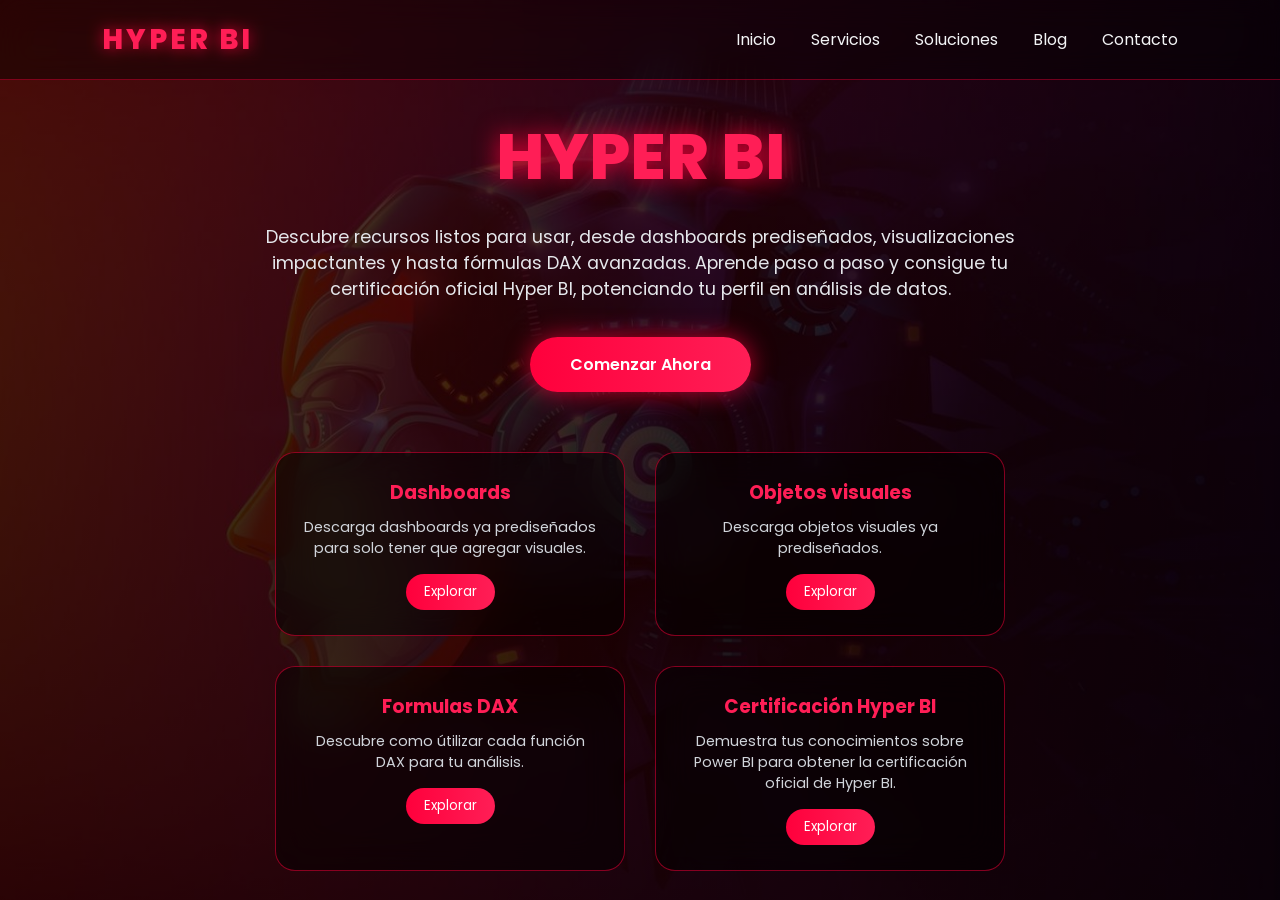
<file: index.html>
<!DOCTYPE html>
<html lang="es">
<head>
<meta charset="UTF-8">
<meta name="viewport" content="width=device-width, initial-scale=1.0">
<title>Hyper BI</title>
<link rel="icon" type="image/png" href="icon-robot.png">

<link href="https://fonts.googleapis.com/css2?family=Poppins:wght@300;400;600;700;800&display=swap" rel="stylesheet">

<style>
*{
    margin:0;
    padding:0;
    box-sizing:border-box;
    font-family:'Poppins',sans-serif;
}

body{
    min-height:100vh;
    background:
    linear-gradient(rgba(20,0,0,0.75), rgba(10,0,0,0.85)),
    url("fondo-hyperbi.jpg");
    background-size:cover;
    background-position:center;
    background-attachment:fixed;
    color:white;
    display:flex;
    flex-direction:column;
}

/* ===== NAVBAR ===== */
nav{
    height:80px;
    display:flex;
    justify-content:space-between;
    align-items:center;
    padding:0 8%;
    background:rgba(0,0,0,0.4);
    backdrop-filter:blur(15px);
    border-bottom:1px solid rgba(255,0,60,0.4);
}

nav .logo{
    font-size:28px;
    font-weight:800;
    letter-spacing:3px;
    color:#ff1e56;
    text-shadow:0 0 15px rgba(255,0,60,0.8);
}

nav ul{
    list-style:none;
    display:flex;
    gap:35px;
}

nav ul li a{
    text-decoration:none;
    color:#f3f4f6;
    transition:0.3s;
    position:relative;
}

nav ul li a::after{
    content:"";
    position:absolute;
    left:0;
    bottom:-6px;
    width:0%;
    height:2px;
    background:#ff1e56;
    transition:0.3s;
}

nav ul li a:hover{
    color:#ff1e56;
}

nav ul li a:hover::after{
    width:100%;
}

/* ===== MAIN ===== */
.main{
    flex:1;
    display:flex;
    flex-direction:column;
    justify-content:center;
    align-items:center;
    text-align:center;
    padding:0 10%;
}

/* HERO */
.hero{
    max-width:850px;
    animation:fadeIn 1.5s ease;
}

.hero h1{
    font-size:4rem;
    font-weight:800;
    margin-bottom:20px;
    color:#ff1e56;
    text-shadow:0 0 25px rgba(255,0,60,0.9);
}

.hero p{
    font-size:1.1rem;
    color:#e5e7eb;
    margin-bottom:35px;
}

.hero button{
    padding:15px 40px;
    border:none;
    border-radius:50px;
    background:linear-gradient(90deg,#ff003c,#ff1e56);
    color:white;
    font-weight:600;
    font-size:1rem;
    cursor:pointer;
    box-shadow:0 0 25px rgba(255,0,60,0.7);
    transition:0.3s;
}

.hero button:hover{
    transform:scale(1.1);
    box-shadow:0 0 40px rgba(255,0,60,1);
}

/* CARDS */
.cards{
    margin-top:60px;
    display:flex;
    gap:30px;
    flex-wrap:wrap;
    justify-content:center;
}

.card{
    width:350px;
    padding:25px;
    border-radius:20px;
    background:rgba(0,0,0,0.5);
    backdrop-filter:blur(20px);
    border:1px solid rgba(255,0,60,0.5);
    transition:0.4s;
}

.card:hover{
    transform:translateY(-10px);
    box-shadow:0 0 30px rgba(255,0,60,0.9);
}

.card h3{
    color:#ff1e56;
    margin-bottom:10px;
}

.card p{
    font-size:0.9rem;
    color:#d1d5db;
    margin-bottom:15px;
}

.card button{
    padding:8px 18px;
    border:none;
    border-radius:20px;
    background:linear-gradient(90deg,#ff003c,#ff1e56);
    color:white;
    cursor:pointer;
    transition:0.3s;
}

.card button:hover{
    transform:scale(1.1);
}

/* Animación */
@keyframes fadeIn{
    from{opacity:0; transform:translateY(30px);}
    to{opacity:1; transform:translateY(0);}
}

/* Responsive */
@media(max-width:900px){

    nav ul{
        display:none;
    }

    .hero h1{
        font-size:2.8rem;
    }

    .cards{
        flex-direction:column;
        align-items:center;
    }
}
</style>
</head>

<body>

<nav>
    <div class="logo">HYPER BI</div>
    <ul>
        <li><a href="#">Inicio</a></li>
        <li><a href="#">Servicios</a></li>
        <li><a href="#">Soluciones</a></li>
        <li><a href="#">Blog</a></li>
        <li><a href="#">Contacto</a></li>
    </ul>
</nav>

<div class="main">

<section class="hero">
    <h1>HYPER BI</h1>
    <p>
    Descubre recursos listos para usar, desde dashboards prediseñados, visualizaciones impactantes y hasta fórmulas DAX avanzadas.
    Aprende paso a paso y consigue tu certificación oficial Hyper BI, potenciando tu perfil en análisis de datos.
    </p>
    <button>Comenzar Ahora</button>
</section>

<section class="cards">

    <div class="card">
        <h3>Dashboards</h3>
        <p>Descarga dashboards ya prediseñados para solo tener que agregar visuales.</p>
        <button>Explorar</button>
    </div>

    <div class="card">
        <h3>Objetos visuales</h3>
        <p>Descarga objetos visuales ya prediseñados.</p>
        <button>Explorar</button>
    </div>

    <div class="card">
        <h3>Formulas DAX</h3>
        <p>Descubre como útilizar cada función DAX para tu análisis.</p>
        <button>Explorar</button>
    </div>

    <div class="card">
        <h3>Certificación Hyper BI</h3>
        <p>Demuestra tus conocimientos sobre Power BI para obtener la certificación oficial de Hyper BI.</p>
        <button>Explorar</button>
    </div>

</section>

</div>

</body>
</html>
</file>
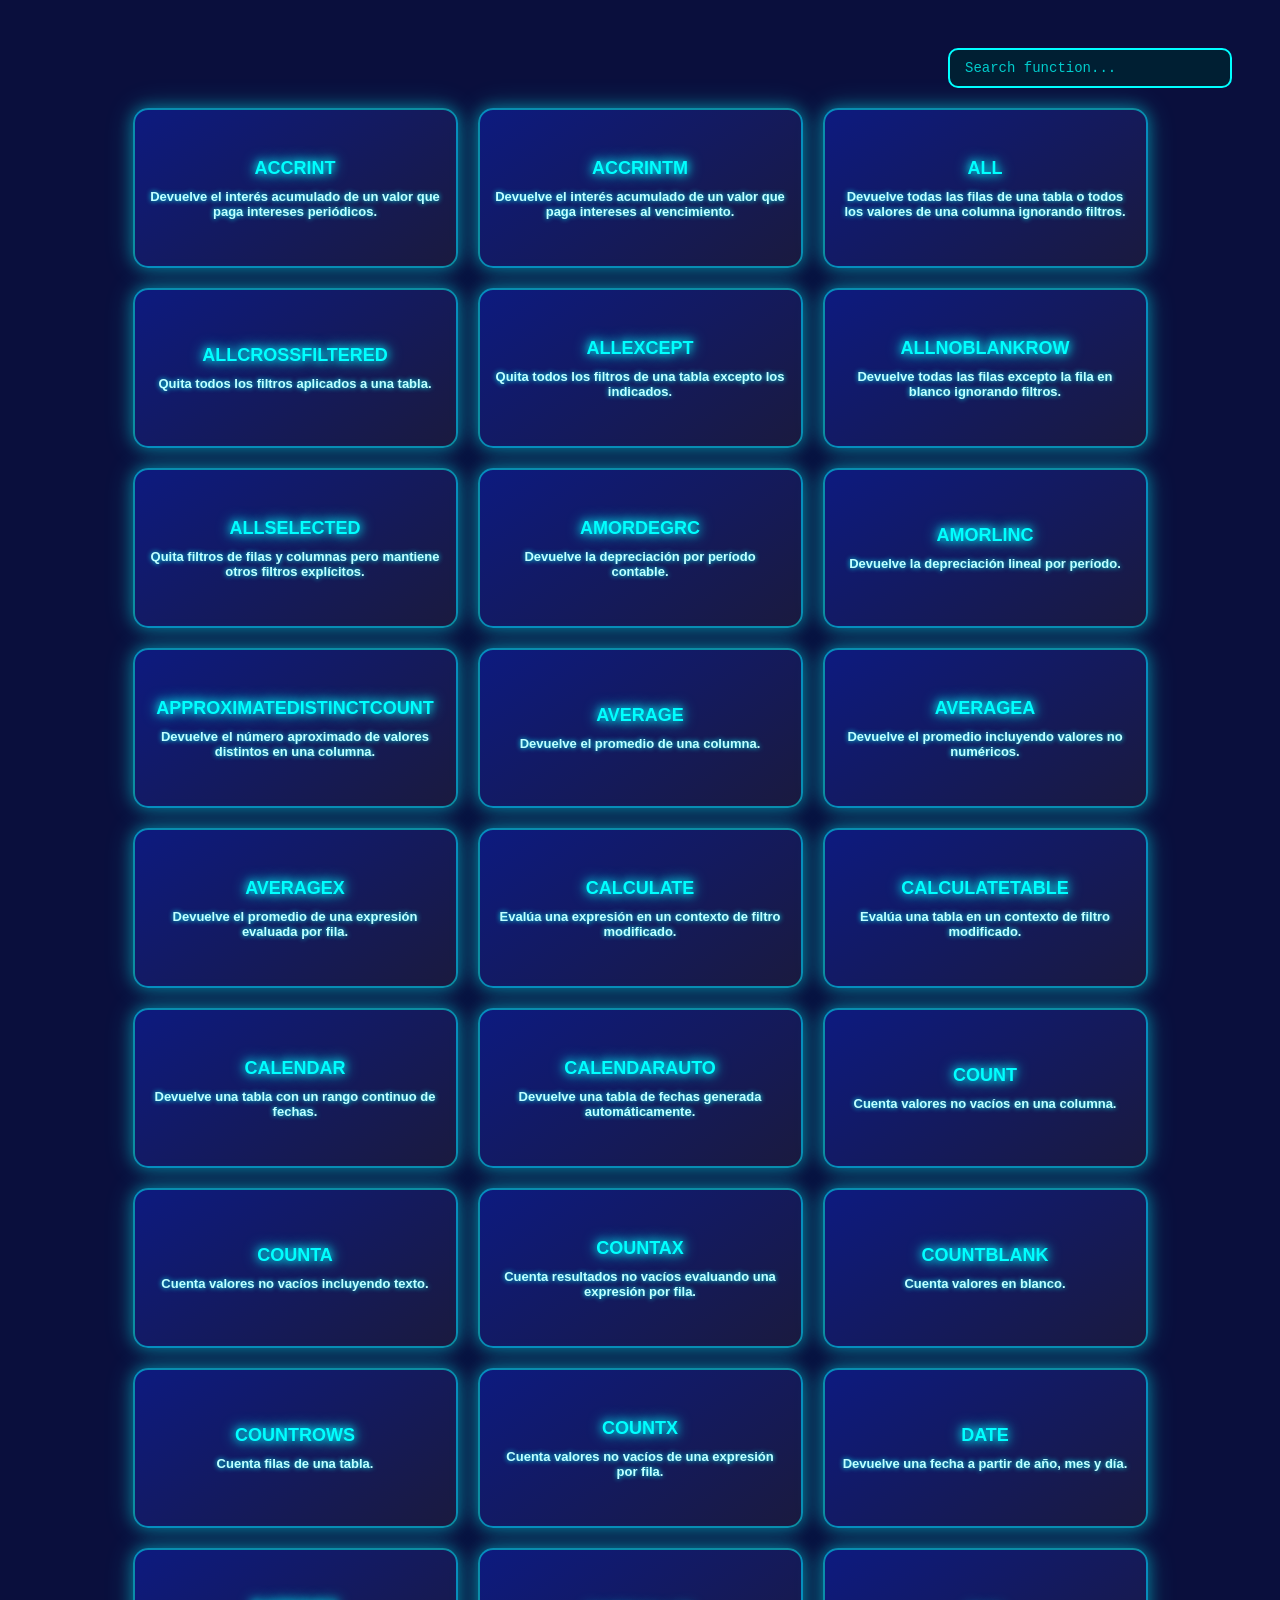
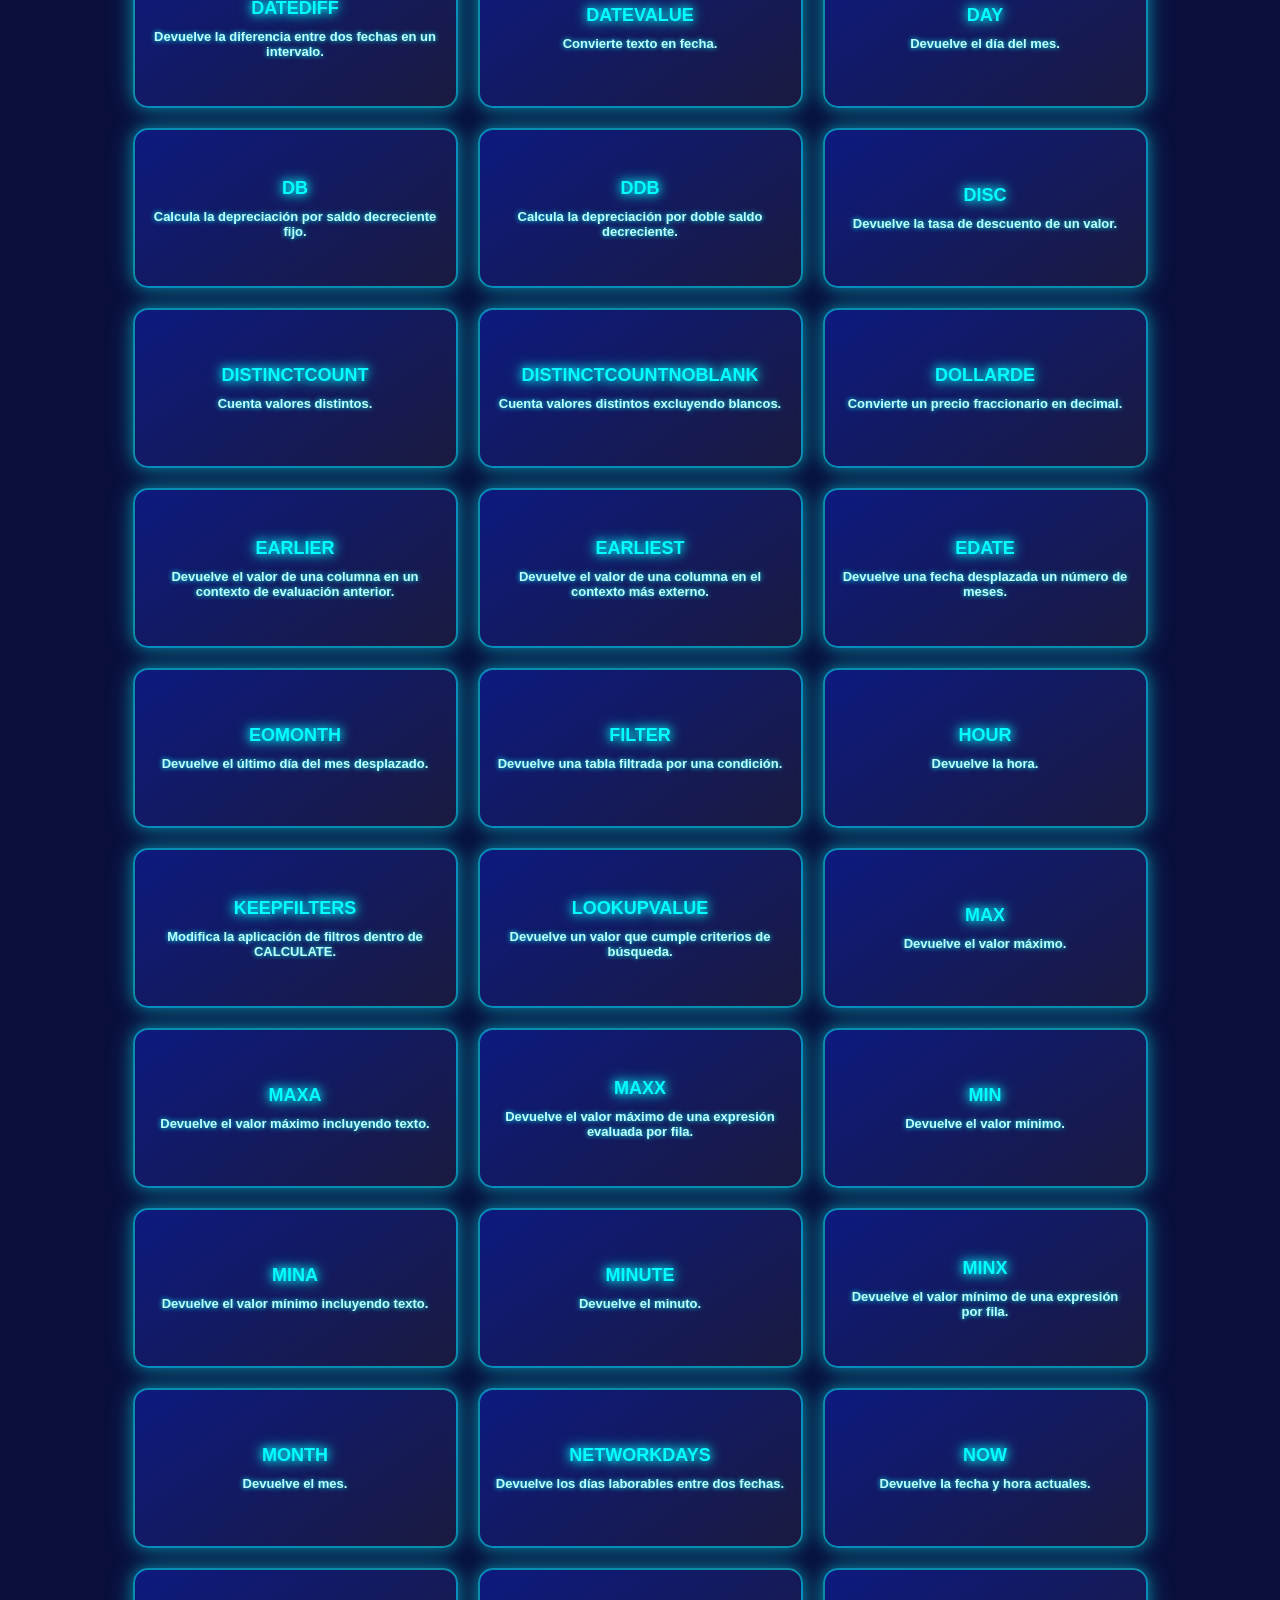
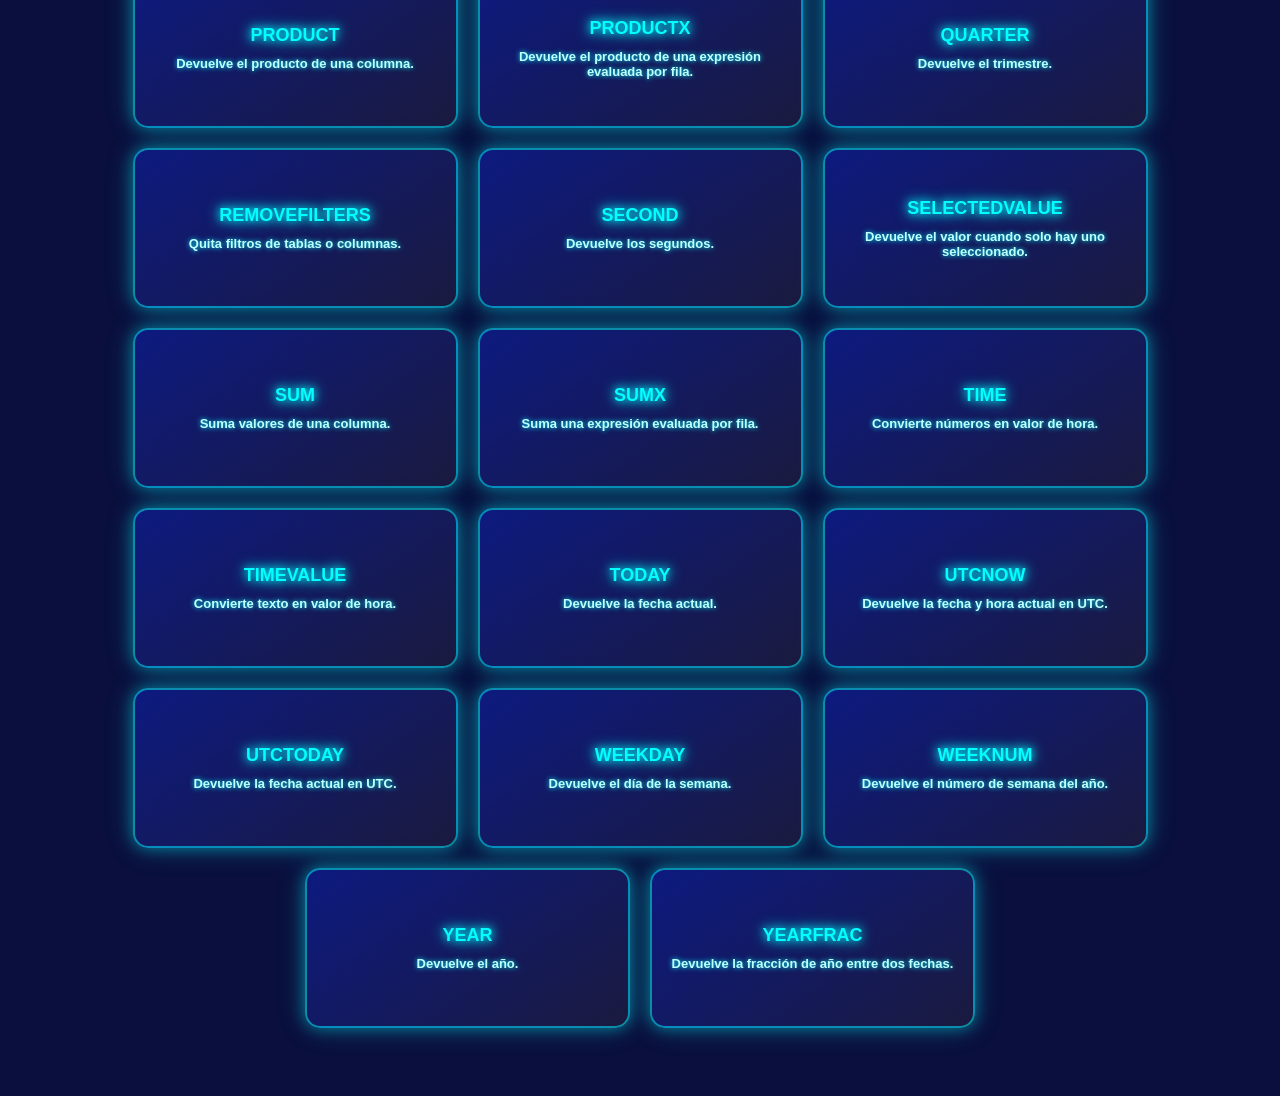
<file: no_name.html>
<!DOCTYPE html>
<html lang="es">
<head>
    <meta charset="UTF-8">
    <meta name="viewport" content="width=device-width, initial-scale=1.0">
    <title>Funciones DAX</title>
    <link rel="stylesheet" href="styles.css">
</head>
<body>
    <div class="search-container">
    <input type="text" id="functionSearch" placeholder="Search function...">
</div>

    <div class="row" id="cards-container">
        <!-- Aquí se generarán las tarjetas dinámicamente desde app.js -->
    </div>

    <script src="dax-functions.js"></script>
    <script src="app.js"></script>
</body>
</html>
</file>
<file: styles.css>
body{
    font-family: Arial, sans-serif;
    background: #0a0f3d;
    padding: 40px;
}
.row{
    display: flex;
    flex-wrap: wrap;
    justify-content: center;
    gap: 20px;
    margin-bottom: 20px;
}
.card{
    width: 325px;
    height: 160px;
    perspective: 1000px;
}
.inner{
    width: 100%;
    height: 100%;
    position: relative;
    transition: transform 0.6s;
    transform-style: preserve-3d;
}
.card:hover .inner{
    transform: rotateY(180deg);
}
.front,
.back{
    position: absolute;
    width: 100%;
    height: 100%;
    border-radius: 15px;
    backface-visibility: hidden;
    display: flex;
    flex-direction: column;
    justify-content: center;
    align-items: center;
    padding: 15px;
    box-sizing: border-box;
    box-shadow: 0 0 15px rgba(0,255,255,0.4), 0 0 30px rgba(0,255,255,0.2);
    border: 2px solid rgba(0,255,255,0.5);
    transition: all 0.3s ease;
}
.front{
    background: linear-gradient(145deg, #0d1a7f, #1a1a3f);
    color: #00ffff;
    font-weight: bold;
    text-shadow: 0 0 8px #00ffff, 0 0 15px #00ffff;
}
.back{
    background: linear-gradient(145deg, #07103b, #1a1a3f);
    color: #00ffea;
    transform: rotateY(180deg);
    font-family: Consolas, monospace;
    font-size: 13px;
    text-align: center;
    white-space: nowrap;
    overflow-x: auto;
    padding: 10px;
    text-shadow: 0 0 5px #00ffea, 0 0 10px #00ffea;
    border-color: #00ffea;
}
.copy-btn{
    position: absolute;
    top: 8px;
    right: 8px;
    background: #00ffea;
    color: #0a0f3d;
    border: none;
    padding: 5px 10px;
    border-radius: 8px;
    font-size: 12px;
    cursor: pointer;
    box-shadow: 0 0 8px #00ffea, 0 0 15px #00ffea;
}
.copy-btn:hover{
    background: #00ffff;
}
.func-title{
    font-size: 18px;
    font-weight: bold;
    margin-bottom: 10px;
    color: #00ffff;
    text-shadow: 0 0 8px #00ffff, 0 0 15px #00ffff;
}
.description{
    font-size: 13px;
    text-align: center;
    color: #c0ffff;
    text-shadow: 0 0 5px #00ffff;
}
/* Fuente digital/robótica */
@import url('https://fonts.googleapis.com/css2?family=Digital+7&display=swap');

.logo {
    font-family: 'Digital 7', monospace; /* fuente digital tipo reloj */
    font-size: 48px;
    color: #00ffcc; /* color digital suave */
    text-shadow: 0 0 2px #00ffcc; /* ligero resplandor, solo para definir letras */
    letter-spacing: 2px;
    text-align: center;
    margin-bottom: 40px;
}
.search-container {
    display: flex;
    justify-content: flex-end;
    margin-bottom: 20px;
}

#functionSearch {
    padding: 10px 15px;
    border-radius: 10px;
    border: 2px solid #00ffff;
    background-color: #001f33;
    color: #00ffff;
    font-family: Consolas, monospace;
    font-size: 14px;
    outline: none;
    width: 250px;
    transition: 0.3s all;
}

#functionSearch::placeholder {
    color: #00cccc;
}

#functionSearch:focus {
    box-shadow: 0 0 10px #00ffff;
}

.syntax-text {
    white-space: normal;
    word-break: break-word;
    overflow: visible;
    padding: 8px;
    border-radius: 6px;
    font-family: monospace;
}
</file>
